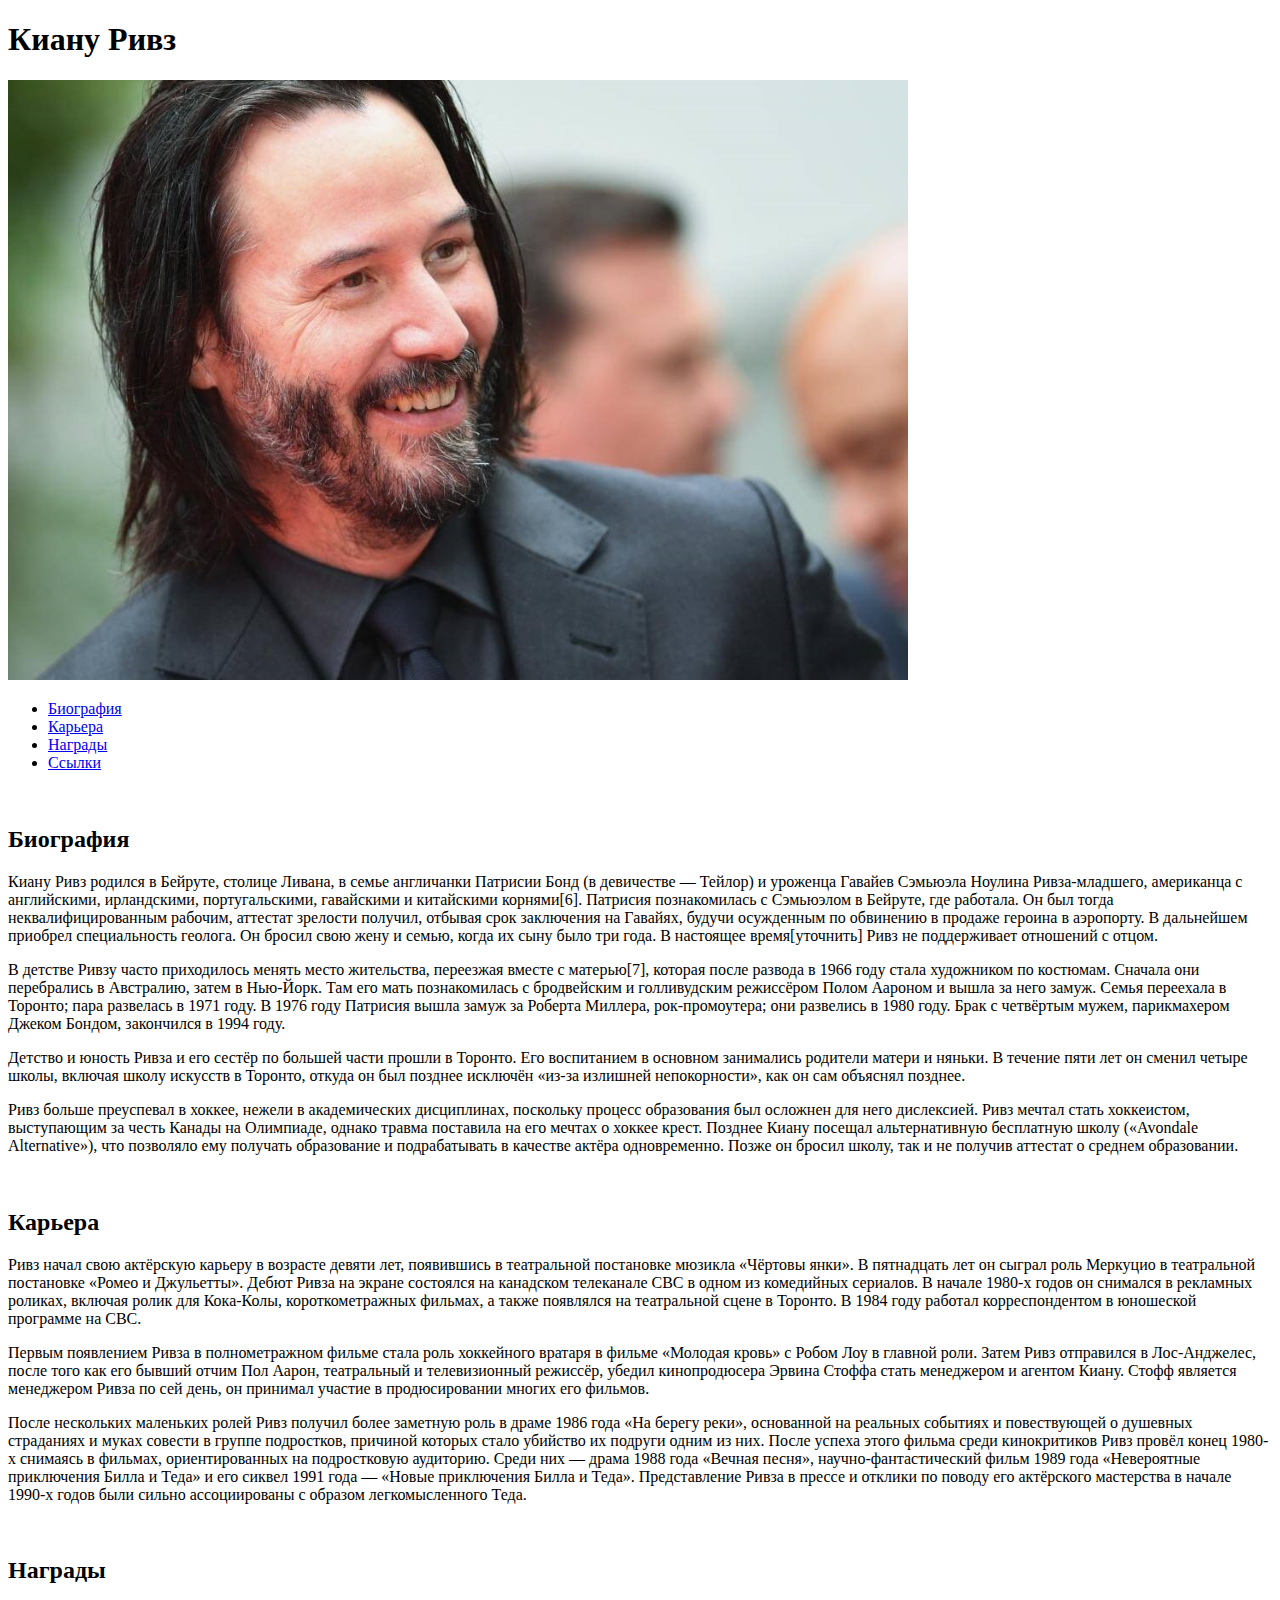
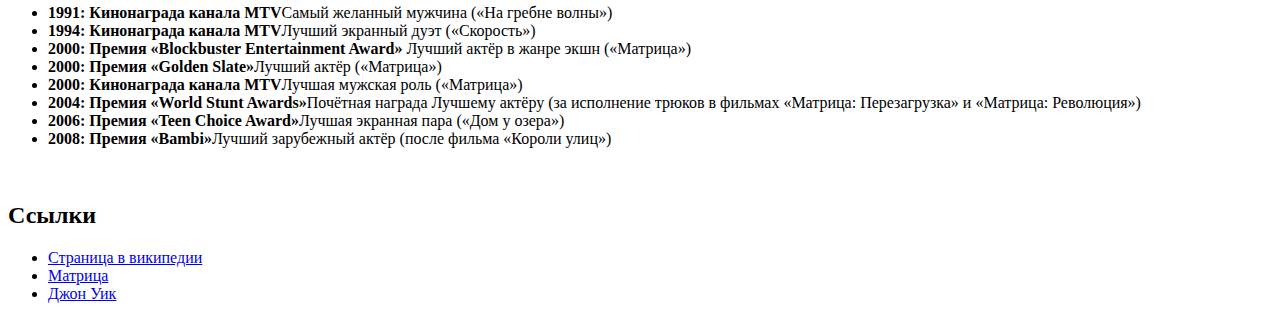
<file: index.html>
<!DOCTYPE html>
<html lang="en">

<head>
    <meta charset="UTF-8">
    <meta http-equiv="X-UA-Compatible" content="IE=edge">
    <meta name="viewport" content="width=device-width, initial-scale=1.0">
    <title>Favorite actor</title>
</head>

<body>
    <h1>Киану Ривз</h1>
    <img src="images/Keanu.jpeg" alt="Keanu Reeves" width="900" height="600"></br>
    <ul>
        <li><a href="#biography">Биография</a></li>
        <li><a href="#career">Карьера</a></li>
        <li><a href="#awards">Награды</a></li>
        <li><a href="#links">Ссылки</a></li>
    </ul></br>
    <h2><a name="biography">Биография</a></h2>
    <p>Киану Ривз родился в Бейруте, столице Ливана, в семье англичанки Патрисии Бонд (в девичестве — Тейлор) и уроженца
        Гавайев Сэмьюэла Ноулина Ривза-младшего, американца с английскими, ирландскими, португальскими, гавайскими и
        китайскими корнями[6]. Патрисия познакомилась с Сэмьюэлом в Бейруте, где работала. Он был тогда
        неквалифицированным рабочим, аттестат зрелости получил, отбывая срок заключения на Гавайях, будучи осужденным по
        обвинению в продаже героина в аэропорту. В дальнейшем приобрел специальность геолога. Он бросил свою жену и
        семью, когда их сыну было три года. В настоящее время[уточнить] Ривз не поддерживает отношений с отцом.</p>
    <p>В детстве Ривзу часто приходилось менять место жительства, переезжая вместе с матерью[7], которая после развода в
        1966 году стала художником по костюмам. Сначала они перебрались в Австралию, затем в Нью-Йорк. Там его мать
        познакомилась с бродвейским и голливудским режиссёром Полом Аароном и вышла за него замуж. Семья переехала в
        Торонто; пара развелась в 1971 году. В 1976 году Патрисия вышла замуж за Роберта Миллера, рок-промоутера; они
        развелись в 1980 году. Брак с четвёртым мужем, парикмахером Джеком Бондом, закончился в 1994 году.</p>
    <p>Детство и юность Ривза и его сестёр по большей части прошли в Торонто. Его воспитанием в основном занимались
        родители матери и няньки. В течение пяти лет он сменил четыре школы, включая школу искусств в Торонто, откуда он
        был позднее исключён «из-за излишней непокорности», как он сам объяснял позднее.</p>
    <p>Ривз больше преуспевал в хоккее, нежели в академических дисциплинах, поскольку процесс образования был осложнен
        для него дислексией. Ривз мечтал стать хоккеистом, выступающим за честь Канады на Олимпиаде, однако травма
        поставила на его мечтах о хоккее крест. Позднее Киану посещал альтернативную бесплатную школу («Avondale
        Alternative»), что позволяло ему получать образование и подрабатывать в качестве актёра одновременно. Позже он
        бросил школу, так и не получив аттестат о среднем образовании.</p></br>
    <h2><a name="career">Карьера</a></h2>
    <p>Ривз начал свою актёрскую карьеру в возрасте девяти лет, появившись в театральной постановке мюзикла «Чёртовы
        янки». В пятнадцать лет он сыграл роль Меркуцио в театральной постановке «Ромео и Джульетты». Дебют Ривза на
        экране состоялся на канадском телеканале CBC в одном из комедийных сериалов. В начале 1980-х годов он снимался в
        рекламных роликах, включая ролик для Кока-Колы, короткометражных фильмах, а также появлялся на театральной сцене
        в Торонто. В 1984 году работал корреспондентом в юношеской программе на CBC.</p>
    <p>Первым появлением Ривза в полнометражном фильме стала роль хоккейного вратаря в фильме «Молодая кровь» с Робом
        Лоу в главной роли. Затем Ривз отправился в Лос-Анджелес, после того как его бывший отчим Пол Аарон, театральный
        и телевизионный режиссёр, убедил кинопродюсера Эрвина Стоффа стать менеджером и агентом Киану. Стофф является
        менеджером Ривза по сей день, он принимал участие в продюсировании многих его фильмов.</p>
    <p>После нескольких маленьких ролей Ривз получил более заметную роль в драме 1986 года «На берегу реки», основанной
        на реальных событиях и повествующей о душевных страданиях и муках совести в группе подростков, причиной которых
        стало убийство их подруги одним из них. После успеха этого фильма среди кинокритиков Ривз провёл конец 1980-х
        снимаясь в фильмах, ориентированных на подростковую аудиторию. Среди них — драма 1988 года «Вечная песня»,
        научно-фантастический фильм 1989 года «Невероятные приключения Билла и Теда» и его сиквел 1991 года — «Новые
        приключения Билла и Теда». Представление Ривза в прессе и отклики по поводу его актёрского мастерства в начале
        1990-х годов были сильно ассоциированы с образом легкомысленного Теда.</p></br>
    <h2><a name="awards">Награды</a></h2>
    <ul>
        <li><strong>1991: Кинонаграда канала MTV</strong>Самый желанный мужчина («На гребне волны»)</li>
        <li><strong>1994: Кинонаграда канала MTV</strong>Лучший экранный дуэт («Скорость»)</li>
        <li><strong>2000: Премия «Blockbuster Entertainment Award»</strong> Лучший актёр в жанре экшн («Матрица»)</li>
        <li><strong>2000: Премия «Golden Slate»</strong>Лучший актёр («Матрица»)</li>
        <li><strong>2000: Кинонаграда канала MTV</strong>Лучшая мужская роль («Матрица»)</li>
        <li><strong>2004: Премия «World Stunt Awards»</strong>Почётная награда Лучшему актёру (за исполнение трюков в
            фильмах «Матрица: Перезагрузка» и «Матрица: Революция»)</li>
        <li><strong>2006: Премия «Teen Choice Award»</strong>Лучшая экранная пара («Дом у озера»)</li>
        <li><strong>2008: Премия «Bambi»</strong>Лучший зарубежный актёр (после фильма «Короли улиц»)</li>
    </ul></br>
    <h2><a name="links">Ссылки</a></h2>
    <ul>
        <li><a href="https://ru.wikipedia.org/wiki/%D0%A0%D0%B8%D0%B2%D0%B7,_%D0%9A%D0%B8%D0%B0%D0%BD%D1%83"
                target="_blank">Страница в википедии</a></li>
        <li><a href="https://ru.wikipedia.org/wiki/%D0%9C%D0%B0%D1%82%D1%80%D0%B8%D1%86%D0%B0_(%D1%84%D0%B8%D0%BB%D1%8C%D0%BC)"
                target="_blank">Матрица</a></li>
        <li><a href="https://ru.wikipedia.org/wiki/%D0%94%D0%B6%D0%BE%D0%BD_%D0%A3%D0%B8%D0%BA" target="_blank">Джон
                Уик</a></li>
    </ul>
</body>

</html>
</file>
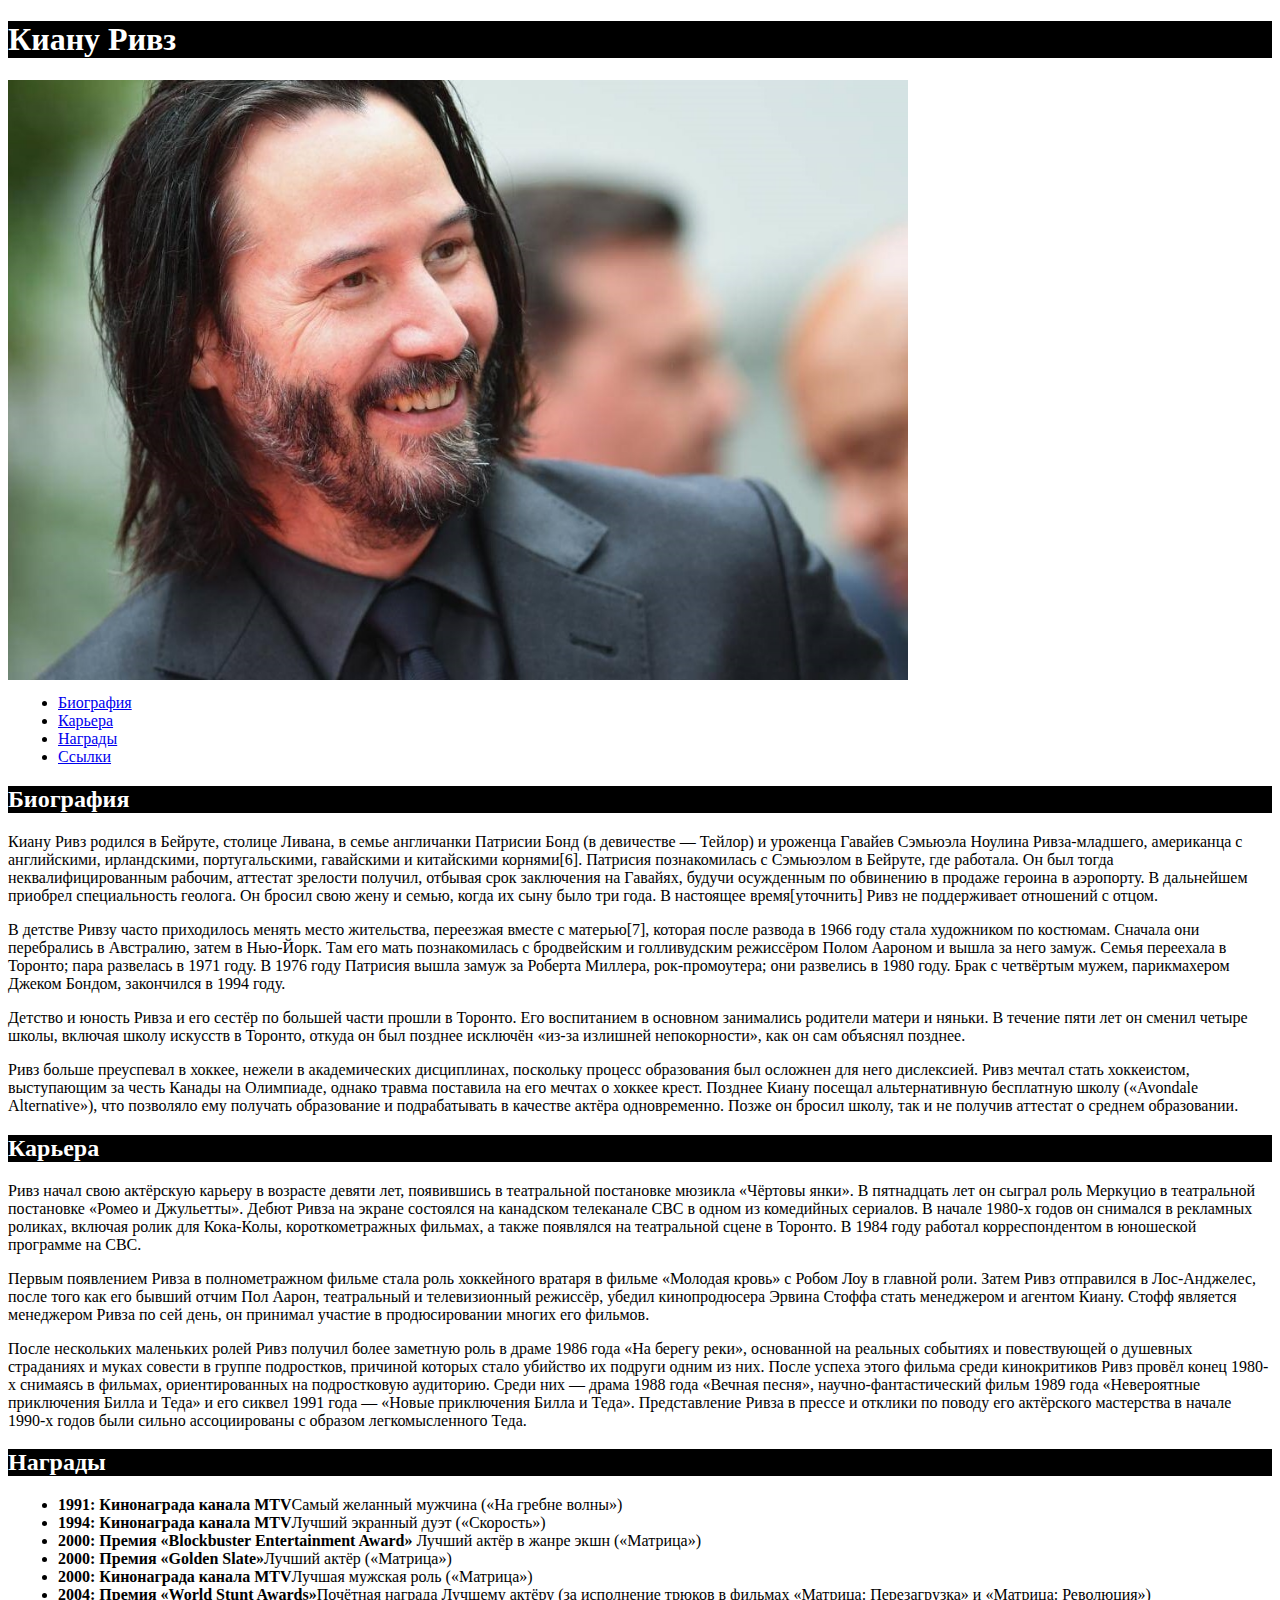
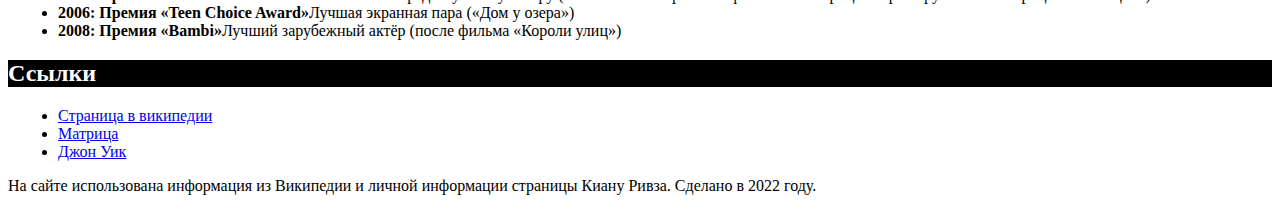
<file: 2_project/index.html>
<!DOCTYPE html>
<html lang="en">

<head>
    <meta charset="UTF-8">
    <meta http-equiv="X-UA-Compatible" content="IE=edge">
    <meta name="viewport" content="width=device-width, initial-scale=1.0">
    <title>Favorite actor</title>
    <link rel="stylesheet" href="styles.css" />
</head>

<body>
    <h1>Киану Ривз</h1>
    <img src="images/Keanu.jpeg" alt="Keanu Reeves" width="900" height="600">
    <ul>
        <li><a href="#biography">Биография</a></li>
        <li><a href="#career">Карьера</a></li>
        <li><a href="#awards">Награды</a></li>
        <li><a href="#links">Ссылки</a></li>
    </ul>
    <h2><a name="biography">Биография</a></h2>
    <p>Киану Ривз родился в Бейруте, столице Ливана, в семье англичанки Патрисии Бонд (в девичестве — Тейлор) и уроженца
        Гавайев Сэмьюэла Ноулина Ривза-младшего, американца с английскими, ирландскими, португальскими, гавайскими и
        китайскими корнями[6]. Патрисия познакомилась с Сэмьюэлом в Бейруте, где работала. Он был тогда
        неквалифицированным рабочим, аттестат зрелости получил, отбывая срок заключения на Гавайях, будучи осужденным по
        обвинению в продаже героина в аэропорту. В дальнейшем приобрел специальность геолога. Он бросил свою жену и
        семью, когда их сыну было три года. В настоящее время[уточнить] Ривз не поддерживает отношений с отцом.</p>
    <p>В детстве Ривзу часто приходилось менять место жительства, переезжая вместе с матерью[7], которая после развода в
        1966 году стала художником по костюмам. Сначала они перебрались в Австралию, затем в Нью-Йорк. Там его мать
        познакомилась с бродвейским и голливудским режиссёром Полом Аароном и вышла за него замуж. Семья переехала в
        Торонто; пара развелась в 1971 году. В 1976 году Патрисия вышла замуж за Роберта Миллера, рок-промоутера; они
        развелись в 1980 году. Брак с четвёртым мужем, парикмахером Джеком Бондом, закончился в 1994 году.</p>
    <p>Детство и юность Ривза и его сестёр по большей части прошли в Торонто. Его воспитанием в основном занимались
        родители матери и няньки. В течение пяти лет он сменил четыре школы, включая школу искусств в Торонто, откуда он
        был позднее исключён «из-за излишней непокорности», как он сам объяснял позднее.</p>
    <p>Ривз больше преуспевал в хоккее, нежели в академических дисциплинах, поскольку процесс образования был осложнен
        для него дислексией. Ривз мечтал стать хоккеистом, выступающим за честь Канады на Олимпиаде, однако травма
        поставила на его мечтах о хоккее крест. Позднее Киану посещал альтернативную бесплатную школу («Avondale
        Alternative»), что позволяло ему получать образование и подрабатывать в качестве актёра одновременно. Позже он
        бросил школу, так и не получив аттестат о среднем образовании.</p>
    <h2><a name="career">Карьера</a></h2>
    <p>Ривз начал свою актёрскую карьеру в возрасте девяти лет, появившись в театральной постановке мюзикла «Чёртовы
        янки». В пятнадцать лет он сыграл роль Меркуцио в театральной постановке «Ромео и Джульетты». Дебют Ривза на
        экране состоялся на канадском телеканале CBC в одном из комедийных сериалов. В начале 1980-х годов он снимался в
        рекламных роликах, включая ролик для Кока-Колы, короткометражных фильмах, а также появлялся на театральной сцене
        в Торонто. В 1984 году работал корреспондентом в юношеской программе на CBC.</p>
    <p>Первым появлением Ривза в полнометражном фильме стала роль хоккейного вратаря в фильме «Молодая кровь» с Робом
        Лоу в главной роли. Затем Ривз отправился в Лос-Анджелес, после того как его бывший отчим Пол Аарон, театральный
        и телевизионный режиссёр, убедил кинопродюсера Эрвина Стоффа стать менеджером и агентом Киану. Стофф является
        менеджером Ривза по сей день, он принимал участие в продюсировании многих его фильмов.</p>
    <p>После нескольких маленьких ролей Ривз получил более заметную роль в драме 1986 года «На берегу реки», основанной
        на реальных событиях и повествующей о душевных страданиях и муках совести в группе подростков, причиной которых
        стало убийство их подруги одним из них. После успеха этого фильма среди кинокритиков Ривз провёл конец 1980-х
        снимаясь в фильмах, ориентированных на подростковую аудиторию. Среди них — драма 1988 года «Вечная песня»,
        научно-фантастический фильм 1989 года «Невероятные приключения Билла и Теда» и его сиквел 1991 года — «Новые
        приключения Билла и Теда». Представление Ривза в прессе и отклики по поводу его актёрского мастерства в начале
        1990-х годов были сильно ассоциированы с образом легкомысленного Теда.</p>
    <h2><a name="awards">Награды</a></h2>
    <ul>
        <li><strong>1991: Кинонаграда канала MTV</strong>Самый желанный мужчина («На гребне волны»)</li>
        <li><strong>1994: Кинонаграда канала MTV</strong>Лучший экранный дуэт («Скорость»)</li>
        <li><strong>2000: Премия «Blockbuster Entertainment Award»</strong> Лучший актёр в жанре экшн («Матрица»)</li>
        <li><strong>2000: Премия «Golden Slate»</strong>Лучший актёр («Матрица»)</li>
        <li><strong>2000: Кинонаграда канала MTV</strong>Лучшая мужская роль («Матрица»)</li>
        <li><strong>2004: Премия «World Stunt Awards»</strong>Почётная награда Лучшему актёру (за исполнение трюков в
            фильмах «Матрица: Перезагрузка» и «Матрица: Революция»)</li>
        <li><strong>2006: Премия «Teen Choice Award»</strong>Лучшая экранная пара («Дом у озера»)</li>
        <li><strong>2008: Премия «Bambi»</strong>Лучший зарубежный актёр (после фильма «Короли улиц»)</li>
    </ul>
    <h2><a name="links">Ссылки</a></h2>
    <ul>
        <li><a href="https://ru.wikipedia.org/wiki/%D0%A0%D0%B8%D0%B2%D0%B7,_%D0%9A%D0%B8%D0%B0%D0%BD%D1%83"
                target="_blank">Страница в википедии</a></li>
        <li><a href="https://ru.wikipedia.org/wiki/%D0%9C%D0%B0%D1%82%D1%80%D0%B8%D1%86%D0%B0_(%D1%84%D0%B8%D0%BB%D1%8C%D0%BC)"
                target="_blank">Матрица</a></li>
        <li><a href="https://ru.wikipedia.org/wiki/%D0%94%D0%B6%D0%BE%D0%BD_%D0%A3%D0%B8%D0%BA" target="_blank">Джон
                Уик</a></li>
    </ul>
    <p>На сайте использована информация из Википедии и личной информации страницы Киану Ривза. Сделано в 2022 году.</p>
</body>

</html>
</file>
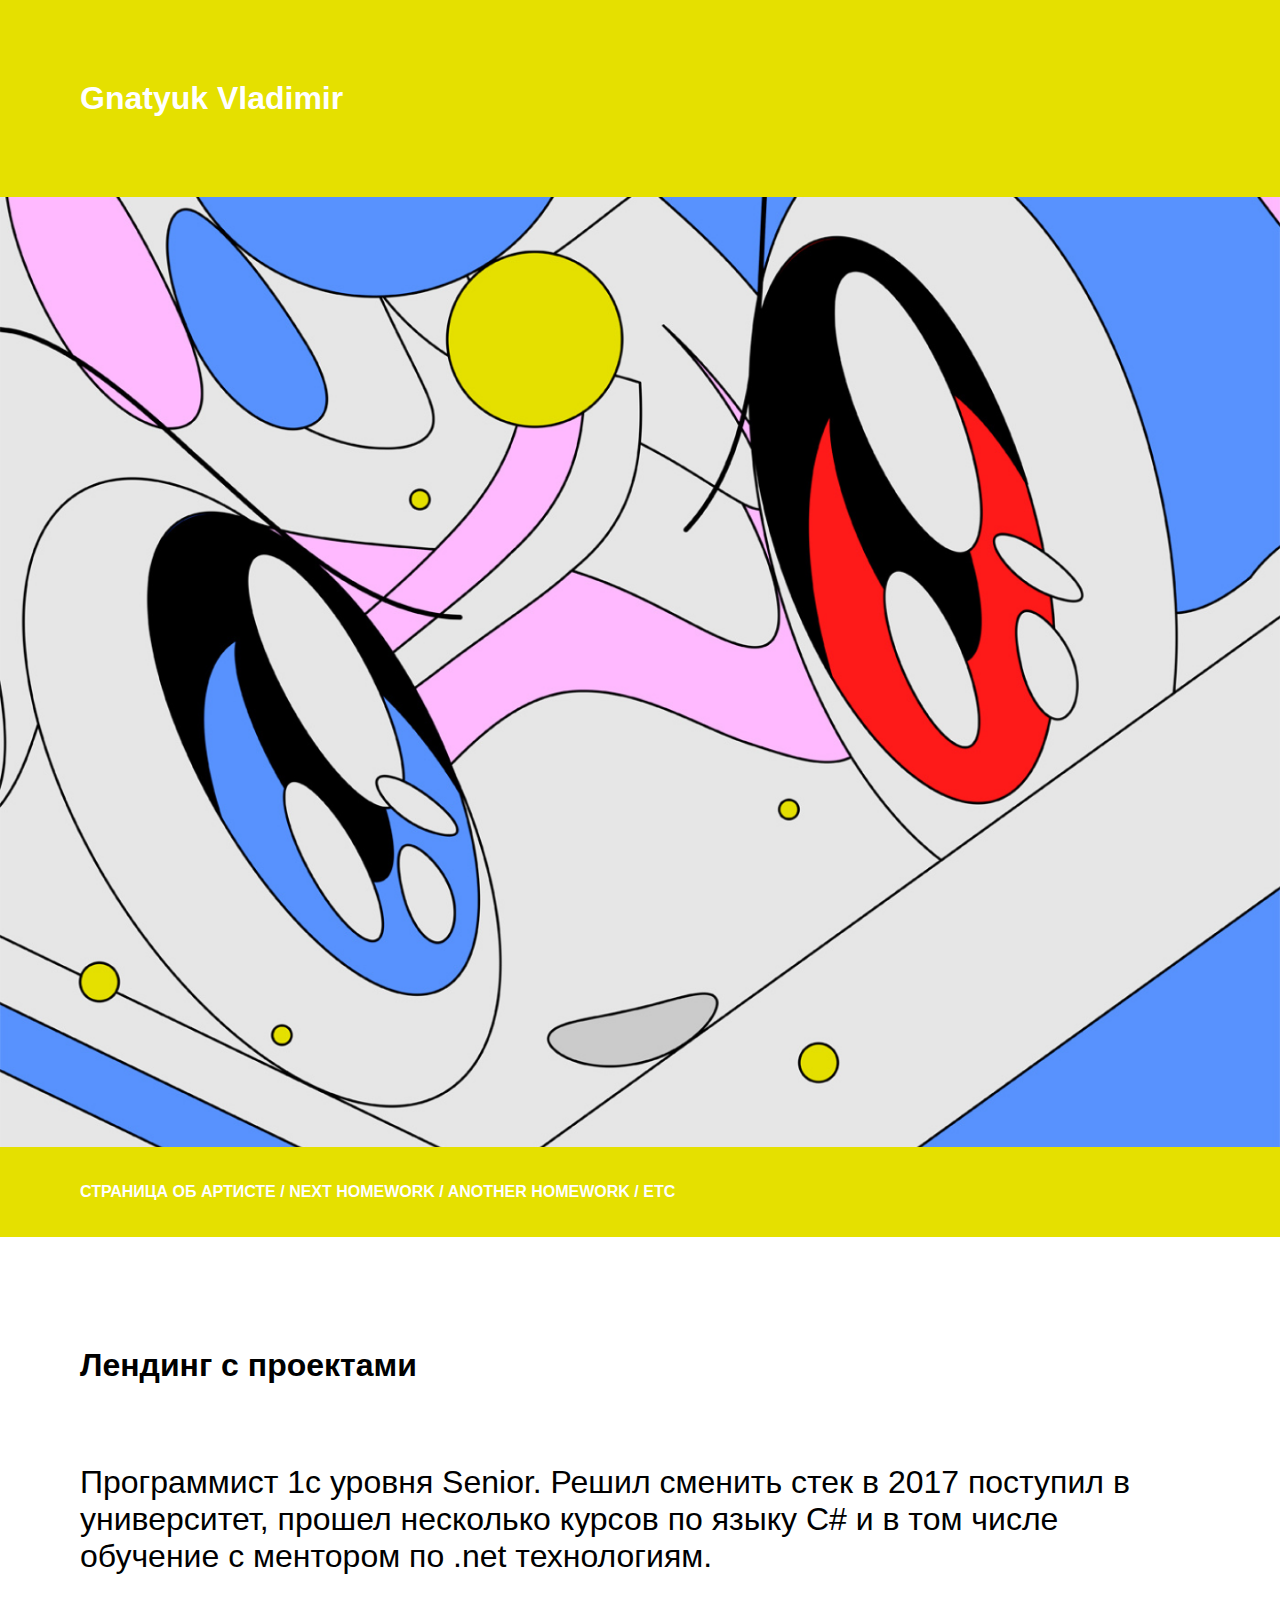
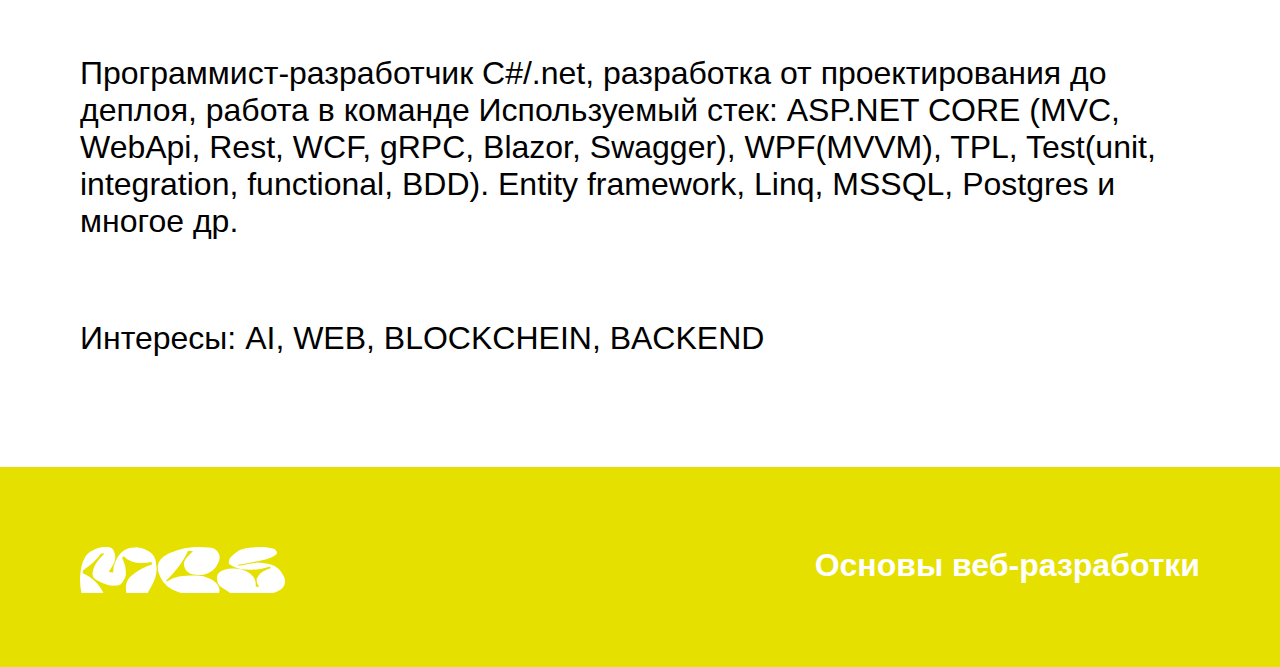
<file: 3_project/index.html>
<!DOCTYPE html>
<html lang="en">

<head>
    <meta charset="UTF-8" />
    <title>Веб-страница</title>
    <link rel="stylesheet" href="styles.css" />
</head>

<body>
    <div class="menu">
        <div class="name">
            <h1>Gnatyuk Vladimir</h1>
        </div>
    </div>
    <div class="header-img">
    </div>
    <div class="links">
        <h4><a href="https://github.com/VAGNAT/HTML-CSS-MSC/tree/main/2_project">СТРАНИЦА ОБ АРТИСТЕ</a> /
            <a href="#">NEXT HOMEWORK</a> /
            <a href="#">ANOTHER HOMEWORK</a> /
            <a href="#">ETC</a>
        </h4>
    </div>
    <div class="body-container">
        <div class="body-item">
            <h1>Лендинг с проектами</h1>
            <p>Программист 1с уровня Senior. Решил сменить стек в 2017 поступил в университет, прошел несколько курсов
                по языку C# и в том числе обучение с ментором по .net технологиям. <a
                    href="https://github.com/VAGNAT">Проекты </a></p>
            <p>Программист-разработчик C#/.net,
                разработка от проектирования до деплоя, работа в команде
                Используемый стек: ASP.NET CORE (MVC, WebApi, Rest, WCF, gRPC, Blazor, Swagger), WPF(MVVM), TPL,
                Test(unit, integration, functional, BDD). Entity framework, Linq, MSSQL, Postgres и многое др.</p>
            <p>Интересы: AI, WEB, BLOCKCHEIN, BACKEND</p>
        </div>
    </div>
    <div class="footer">
        <div class="logo">
            <svg width="205" height="46" viewBox="0 0 205 46" fill="none" xmlns="http://www.w3.org/2000/svg">
                <path
                    d="M23.3811 46C19.7114 37.799 13.1525 30.9124 2.54549 25.9092C2.76203 25.0167 2.94866 24.189 3.17241 23.3665C3.21674 23.2022 3.35698 23.0267 3.52814 22.904C5.51303 21.4699 7.57422 20.0814 9.49414 18.6098C13.8815 15.2466 17.2656 11.4412 20.2115 7.4472C20.9003 6.51411 23.0574 6.24939 24.4318 6.85996C23.8905 7.35186 23.3193 7.83058 22.8109 8.3387C17.3605 13.7861 13.2907 19.5956 12.5658 26.2571C12.239 29.2622 13.7598 31.742 17.4718 33.5331C19.1165 34.3262 20.7745 35.1082 22.4439 35.877C26.4642 37.729 30.7195 38.9998 35.7988 38.6114C38.2002 38.4278 40.4831 37.9501 41.4833 36.5139C43.1723 34.0859 44.8715 31.5655 45.6036 28.962C46.2666 26.6039 45.75 24.0785 45.5624 21.6332C45.3139 18.3826 44.2601 15.2233 42.6175 12.1613C41.9937 10.999 42.1845 10.2556 43.7528 9.26368C50.5952 16.271 60.3526 17.1706 71.535 15.0874C71.6876 15.8298 71.8681 16.5357 71.9495 17.2456C71.967 17.3978 71.6804 17.6483 71.4443 17.7203C64.41 19.8654 58.3502 22.8462 53.6648 27.0147C52.0903 28.4153 50.2013 29.7095 49.0197 31.2471C46.2955 34.7958 45.6387 38.6692 45.9614 42.6236C46.0532 43.7403 46.2233 44.8549 46.3697 45.999H67.6147C69.3924 42.8397 71.3443 39.7402 72.8249 36.5423C75.1253 31.5736 76.9164 26.5066 76.6225 21.2397C76.5008 19.0672 76.1451 16.8988 75.8255 14.7334C75.0191 9.25556 71.5917 4.80108 64.3038 1.99776C62.3674 1.25331 60.1784 0.632606 57.9996 0.398319C56.0797 0.191417 53.9938 0.532197 52.0171 0.765469C50.3983 0.956144 48.7062 1.18232 47.2668 1.67929C44.2982 2.70467 42.5299 4.57896 40.6935 6.37009C37.1361 9.83773 35.8029 13.9028 34.2243 17.8532C33.3221 20.1098 33.5097 22.5612 33.1416 24.9203C33.1055 25.1546 32.5395 25.5704 32.359 25.54C31.1897 25.3371 30.0586 25.0339 28.8522 24.7489C28.9986 24.472 29.1017 24.2448 29.2347 24.0268C30.5267 21.8999 31.86 19.7832 33.1117 17.6453C35.8225 13.0133 35.8308 8.29611 33.618 3.6124C33.0643 2.44097 31.8641 0.958173 30.3844 0.541325C28.2346 -0.0641682 25.5238 -0.076339 23.1203 0.0950654C19.1175 0.380063 15.8097 2.01905 12.5957 3.45926C8.99199 5.07391 6.63797 7.55268 5.0779 10.2951C1.79794 16.06 0.728676 22.0926 0.191467 28.2054C-0.330274 34.1457 0.250241 40.0343 1.49582 46H23.3811Z"
                    fill="white" />
                <path
                    d="M96.3374 44.218C97.9872 44.861 99.5668 45.5477 101.358 46H139.141C139.294 44.7981 139.623 43.6328 139.442 42.5151C138.694 37.9075 135.643 34.0473 129.248 31.454C126.791 30.458 124.254 29.1882 121.44 28.9143C116.628 28.4478 111.573 28.5431 106.61 28.6334C101.35 28.7287 96.3807 29.7146 92.0676 31.7623C90.4168 32.5463 88.9279 33.456 87.2874 34.3506C86.7842 34.1153 86.2624 33.8729 86.0108 33.7542C95.5816 24.2002 103.282 14.3287 108.092 3.62866C109.665 3.84469 111.311 4.07086 113.005 4.30413C111.702 5.5425 110.524 6.63381 109.393 7.74135C106.017 11.0487 103.204 14.4363 104.037 18.3877C105.057 23.2296 108.328 27.2257 116.374 27.7967C118.579 27.9529 121.085 28.2946 123.049 27.8362C129.469 26.3372 133.489 23.3107 136.122 19.5297C139.347 14.8967 141.037 10.2617 138.173 5.53845C136.59 2.92986 134.254 0.741156 129.033 0.489628C124.821 0.285769 120.604 -0.0763103 116.376 0.01497C105.396 0.250271 95.7703 3.03534 87.3379 7.34276C81.9874 10.0771 78.8054 13.6583 77.997 17.8613C77.3474 21.2387 78.1662 24.4862 79.3798 27.6881C81.9256 34.4023 86.4614 40.371 96.3374 44.218Z"
                    fill="white" />
                <path
                    d="M149.124 45.2596C149.603 45.5761 150.104 45.8174 150.628 46H192.69C198.327 44.7829 203.031 41.7778 204.335 38.0769C205.395 35.0656 205.179 32.1092 203.751 29.1862C200.599 22.7357 195.964 17.1635 183.847 16.1473C181.4 15.9424 178.805 15.3207 176.531 15.631C171.166 16.3623 165.964 17.5621 160.67 18.5155C159.702 18.6899 158.61 18.5936 157.576 18.622C157.555 18.4658 157.536 18.3086 157.515 18.1514C157.865 18.056 158.203 17.9404 158.564 17.8684C166.765 16.2223 174.981 14.6026 183.17 12.9312C187.796 11.9869 192.049 10.5721 195.288 8.24036C196.239 7.55576 197.029 6.47764 196.958 5.61149C196.869 4.52525 195.827 3.4664 195.16 2.40552C195.051 2.23209 194.796 2.03939 194.532 1.96738C187.119 -0.0620897 179.407 -0.534719 171.583 0.611356C166.553 1.34971 161.155 1.74526 157.535 4.56481C156.43 5.42487 155.176 6.2109 154.129 7.0953C151.58 9.2485 149.202 11.4879 148.836 14.2598C148.702 15.272 148.517 16.7102 149.421 17.2741C153.721 19.9537 158.431 22.3513 164.906 22.5775C166.157 22.6211 167.411 22.6089 168.664 22.6251C173.771 22.6911 178.881 22.7793 183.669 21.3462C185.62 20.762 187.586 20.1991 189.62 19.6048C190.083 20.0439 190.55 20.4861 191.098 21.0054C185.265 22.6201 180.976 25.1871 178.364 28.7338C175.639 32.4337 176.305 36.1174 179.453 39.7503C178.142 39.7382 177.075 39.727 176.009 39.7169C175.94 39.586 175.873 39.5059 175.859 39.4217C175.832 39.2655 175.832 39.1063 175.828 38.9481C175.717 35.7015 175.476 32.4915 173.09 29.4823C170.541 26.2682 166.75 23.97 161.522 22.5653C155.695 20.9993 149.805 20.9719 144.3 22.8574C139.744 24.4193 137.123 27.0208 137.069 30.4519C137.018 33.7826 137.295 37.1144 140.785 39.8142C143.306 41.7615 146.357 43.435 149.124 45.2596Z"
                    fill="white" />
            </svg>
        </div>
        <div class="footer-item">
            <h1>Основы веб-разработки</h1>
        </div>
    </div>
</body>

</html>
</file>
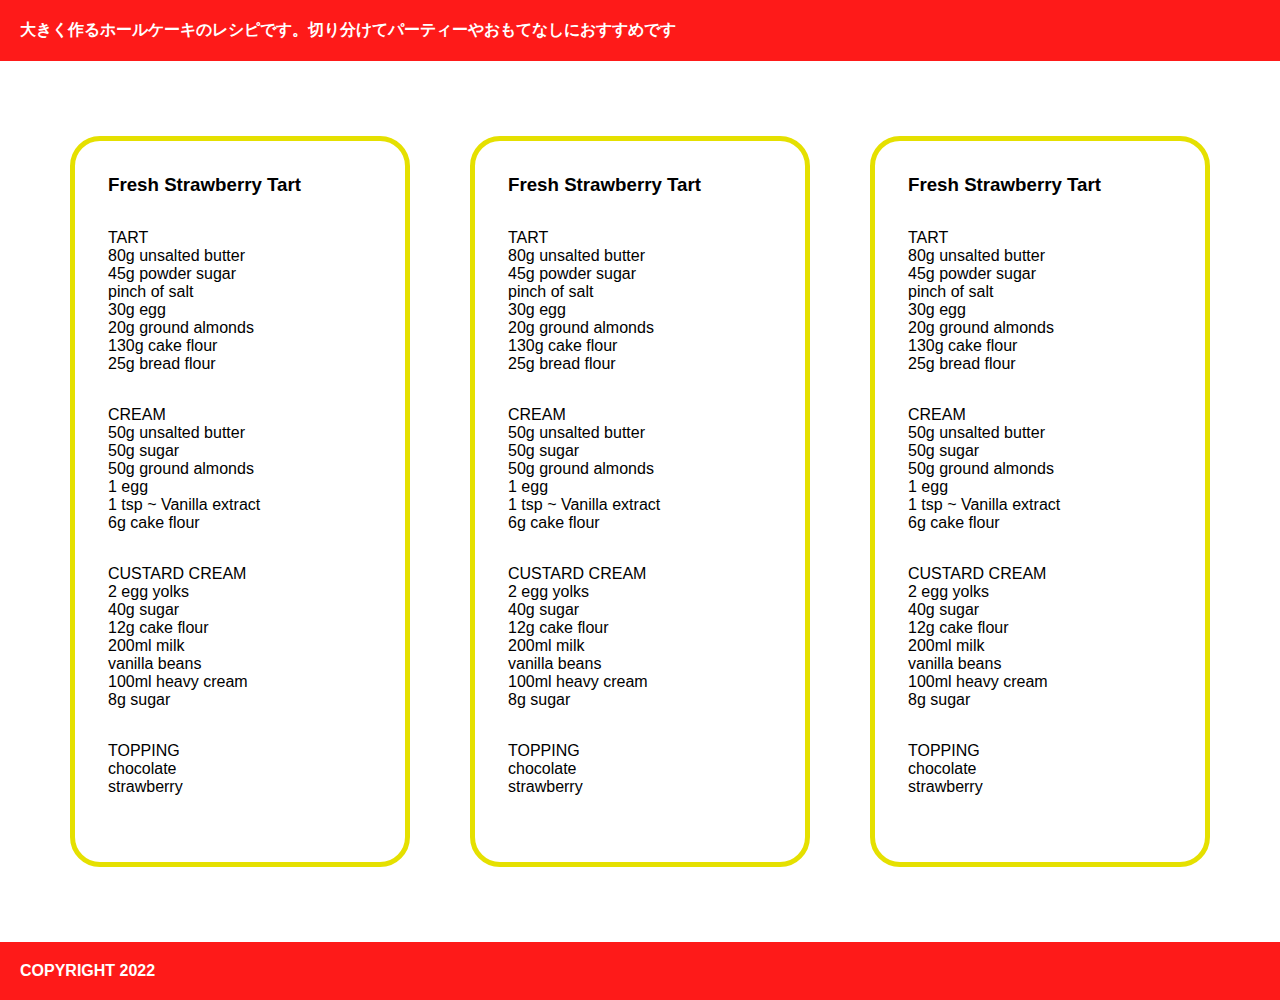
<file: 4_project/index.html>
<!DOCTYPE html>
<html lang="en">

<head>
    <meta charset="UTF-8" />
    <title>Веб-страница</title>
    <link rel="stylesheet" href="styles.css" />
</head>

<body>
    <div class="header">
        <div class="label">
            <h4>大きく作るホールケーキのレシピです。切り分けてパーティーやおもてなしにおすすめです</h4>
        </div>
    </div>
    <div class="body-container">
        <div class="body-item">
            <h3>Fresh Strawberry Tart</h3>
            <p>TART<br>
                80g unsalted butter<br>
                45g powder sugar<br>
                pinch of salt<br>
                30g egg<br>
                20g ground almonds<br>
                130g cake flour<br>
                25g bread flour</p>
            <p> CREAM<br>
                50g unsalted butter<br>
                50g sugar<br>
                50g ground almonds<br>
                1 egg<br>
                1 tsp ~ Vanilla extract<br>
                6g cake flour</p>
            <p>CUSTARD CREAM<br>
                2 egg yolks<br>
                40g sugar<br>
                12g cake flour<br>
                200ml milk<br>
                vanilla beans<br>
                100ml heavy cream<br>
                8g sugar</p>
            <p>TOPPING<br>
                chocolate<br>
                strawberry</p>
        </div>
        <div class="body-item">
            <h3>Fresh Strawberry Tart</h3>
            <p>TART<br>
                80g unsalted butter<br>
                45g powder sugar<br>
                pinch of salt<br>
                30g egg<br>
                20g ground almonds<br>
                130g cake flour<br>
                25g bread flour</p>
            <p> CREAM<br>
                50g unsalted butter<br>
                50g sugar<br>
                50g ground almonds<br>
                1 egg<br>
                1 tsp ~ Vanilla extract<br>
                6g cake flour</p>
            <p>CUSTARD CREAM<br>
                2 egg yolks<br>
                40g sugar<br>
                12g cake flour<br>
                200ml milk<br>
                vanilla beans<br>
                100ml heavy cream<br>
                8g sugar</p>
            <p>TOPPING<br>
                chocolate<br>
                strawberry</p>
        </div><div class="body-item">
            <h3>Fresh Strawberry Tart</h3>
            <p>TART<br>
                80g unsalted butter<br>
                45g powder sugar<br>
                pinch of salt<br>
                30g egg<br>
                20g ground almonds<br>
                130g cake flour<br>
                25g bread flour</p>
            <p> CREAM<br>
                50g unsalted butter<br>
                50g sugar<br>
                50g ground almonds<br>
                1 egg<br>
                1 tsp ~ Vanilla extract<br>
                6g cake flour</p>
            <p>CUSTARD CREAM<br>
                2 egg yolks<br>
                40g sugar<br>
                12g cake flour<br>
                200ml milk<br>
                vanilla beans<br>
                100ml heavy cream<br>
                8g sugar</p>
            <p>TOPPING<br>
                chocolate<br>
                strawberry</p>
        </div>
    </div>
    <div class="footer">
        <div class="footer-item">
            <h4>COPYRIGHT 2022</h4>
        </div>
    </div>
</body>

</html>
</file>
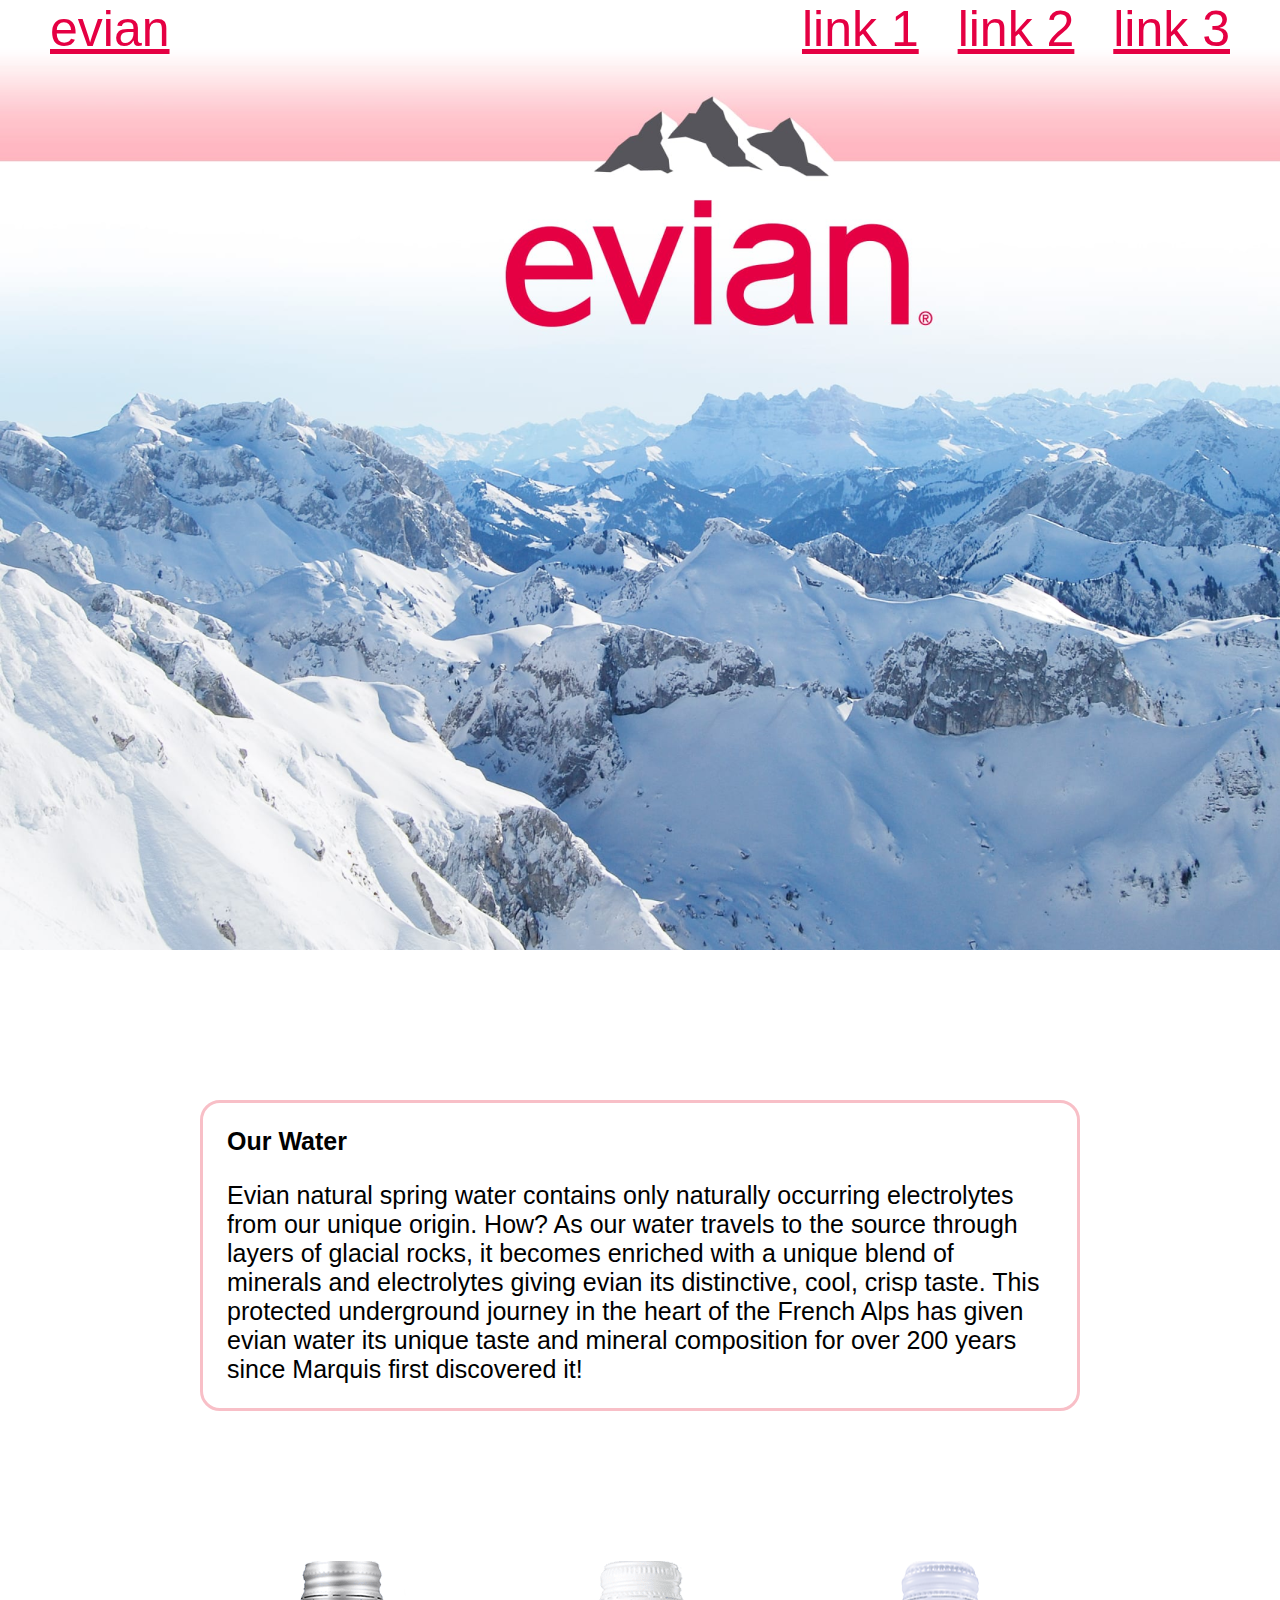
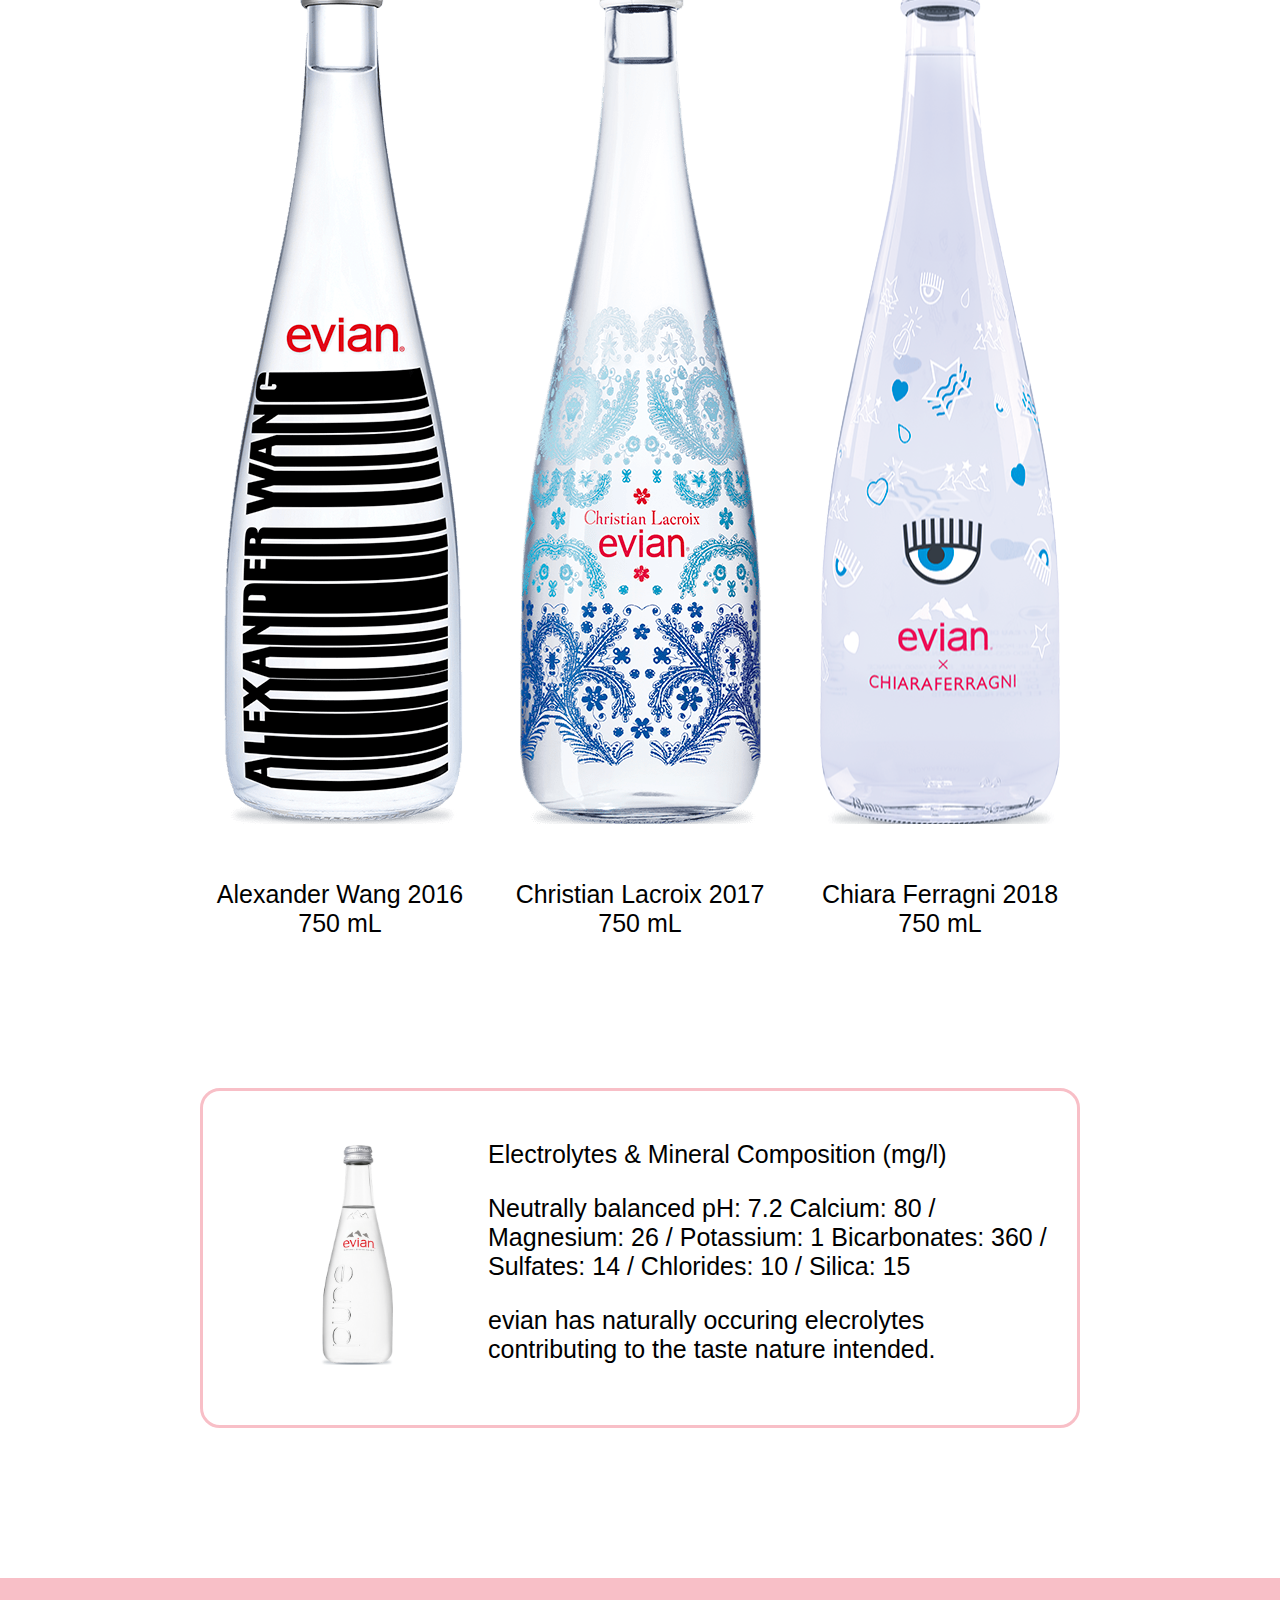
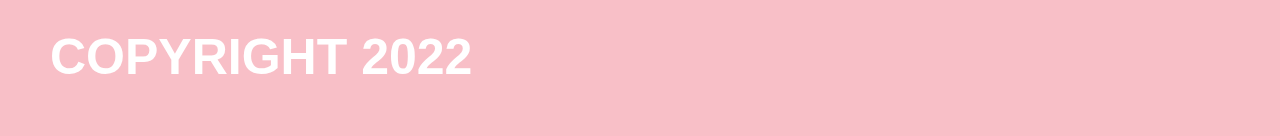
<file: 5_project/index.html>
<!DOCTYPE html>
<html lang="en">

<head>
	<meta charset="UTF-8">
	<meta http-equiv="X-UA-Compatible" content="IE=edge">
	<meta name="viewport" content="width=device-width, initial-scale=1.0">
	<title>Evian</title>
	<link rel="stylesheet" href="styles.css">
</head>

<body>
	<div class="hero">
		<div class="logo">
			<a href="#">evian</a>
		</div>
		<ul class="menu">
			<li><a href="#">link 1</a></li>
			<li><a href="#">link 2</a></li>
			<li><a href="#">link 3</a></li>
		</ul>
	</div>
	<div class="header-img"></div>
	<div class="body-container">
		<div class="body-border-block">
			<div class="border-block-item">
				<h4>Our Water</h4>
				<p>Evian natural spring water contains only naturally occurring electrolytes from our unique origin. How? As our
					water travels to the source through layers of glacial rocks, it becomes enriched with a unique blend of
					minerals
					and electrolytes giving evian its distinctive, cool, crisp taste. This protected underground journey in the
					heart of the French Alps has given evian water its unique taste and mineral composition for over 200 years
					since
					Marquis first discovered it!</p>
			</div>
		</div>
		<div class="goods">
			<div class="goods-item">
				<img src="images/good_1.svg" alt="">
				<p>Alexander Wang 2016 750 mL</p>
			</div>
			<div class="goods-item">
				<img src="images/good_2.svg" alt="">
				<p>Christian Lacroix 2017 750 mL</p>
			</div>
			<div class="goods-item">
				<img src="images/good_3.svg" alt="">
				<p>Chiara Ferragni 2018 750 mL</p>
			</div>
		</div>
		<div class="body-border-block">
			<div class="border-block-img">
				<img src="images/glass.svg" alt="">
			</div>
			<div class="border-block-item">
				<p>Electrolytes & Mineral Composition (mg/l)</p>
				<p>Neutrally balanced pH: 7.2 Calcium: 80 / Magnesium: 26 / Potassium: 1 Bicarbonates: 360 / Sulfates: 14 /
					Chlorides: 10 / Silica: 15</p>
				<p>evian has naturally occuring elecrolytes contributing to the taste nature intended.</p>
			</div>
		</div>
	</div>
	<div class="footer">
		<div class="footer-item">
			<h4>COPYRIGHT 2022</h4>
		</div>
	</div>
</body>

</html>
</file>
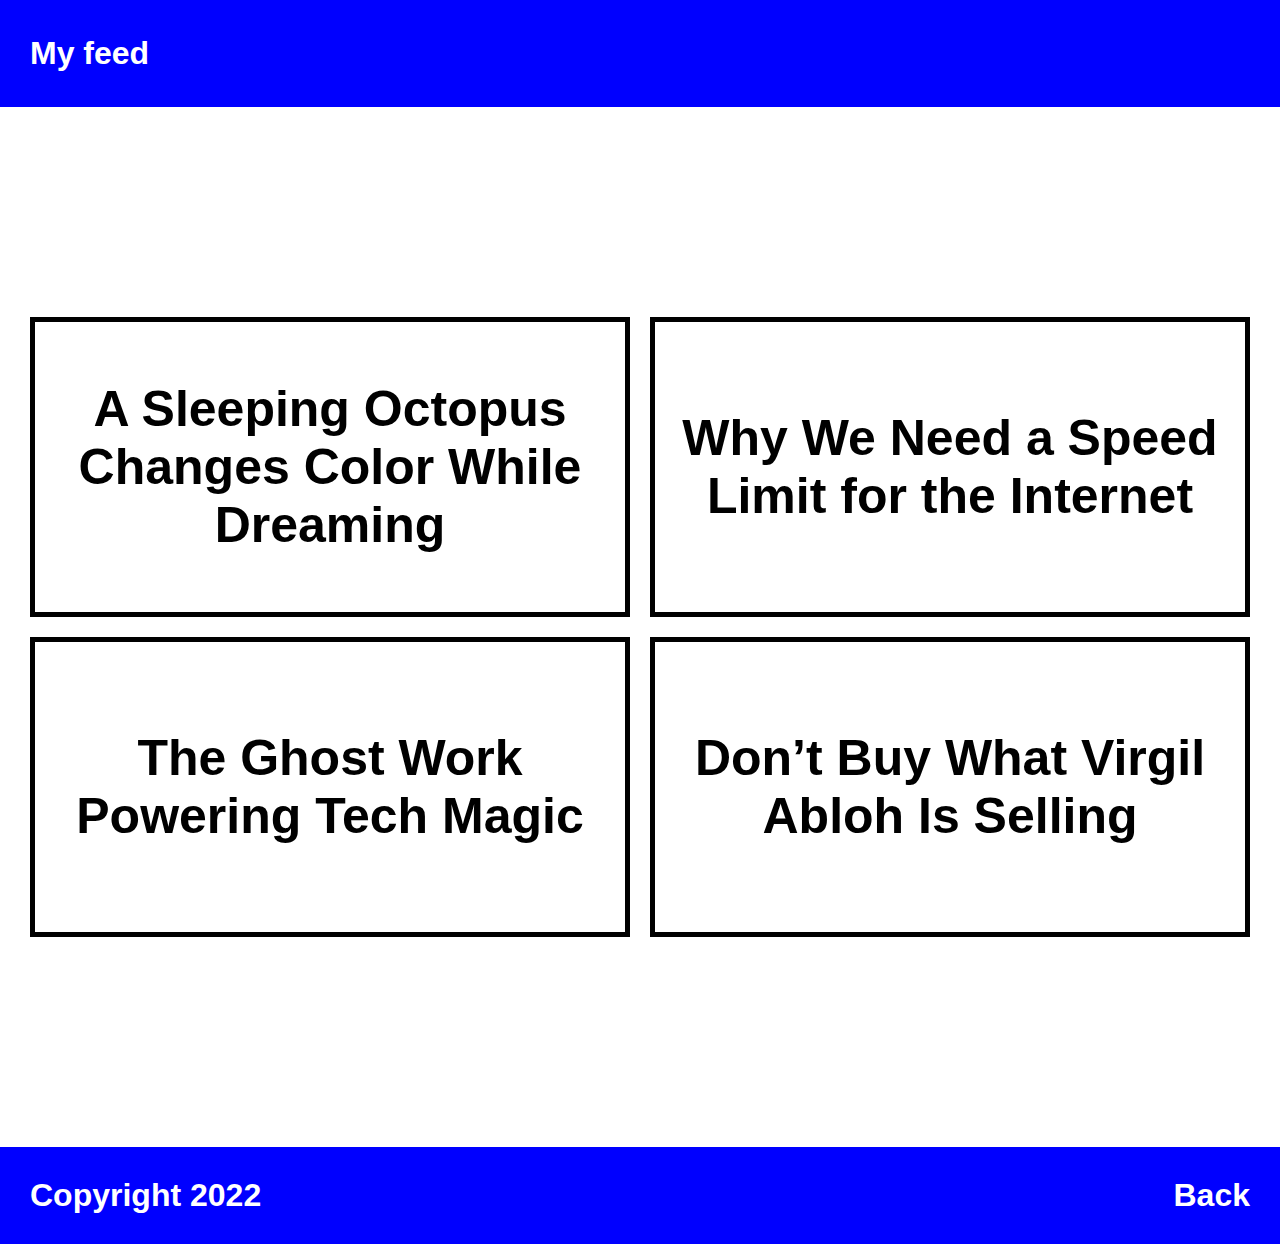
<file: 6_project/index.html>
<!DOCTYPE html>
<html lang="en">

<head>
	<meta charset="UTF-8">
	<meta http-equiv="X-UA-Compatible" content="IE=edge">
	<meta name="viewport" content="width=device-width, initial-scale=1.0, maximum-scale=1.0" />
	<title>Project_6</title>
	<link rel="stylesheet" href="styles.css">
</head>

<body>
	<div class="header">
		<div class="header-item">
			<h1>My feed</h1>
		</div>
	</div>
	<div class="body-container">
		<div class="body-item">
			<p>A Sleeping Octopus Changes Color While Dreaming</p>
		</div>
		<div class="body-item">
			<p>Why We Need a Speed Limit for the Internet</p>
		</div>
		<div class="body-item">
			<p>The Ghost Work Powering Tech Magic</p>
		</div>
		<div class="body-item">
			<p>Don’t Buy What Virgil Abloh Is Selling</p>
		</div>
	</div>
	<div class="footer">
		<div class="footer-item">
			<h1>Copyright 2022</h1>
		</div>
		<div class="footer-item">
			<h1>Back</h1>
		</div>
	</div>
</body>

</html>
</file>
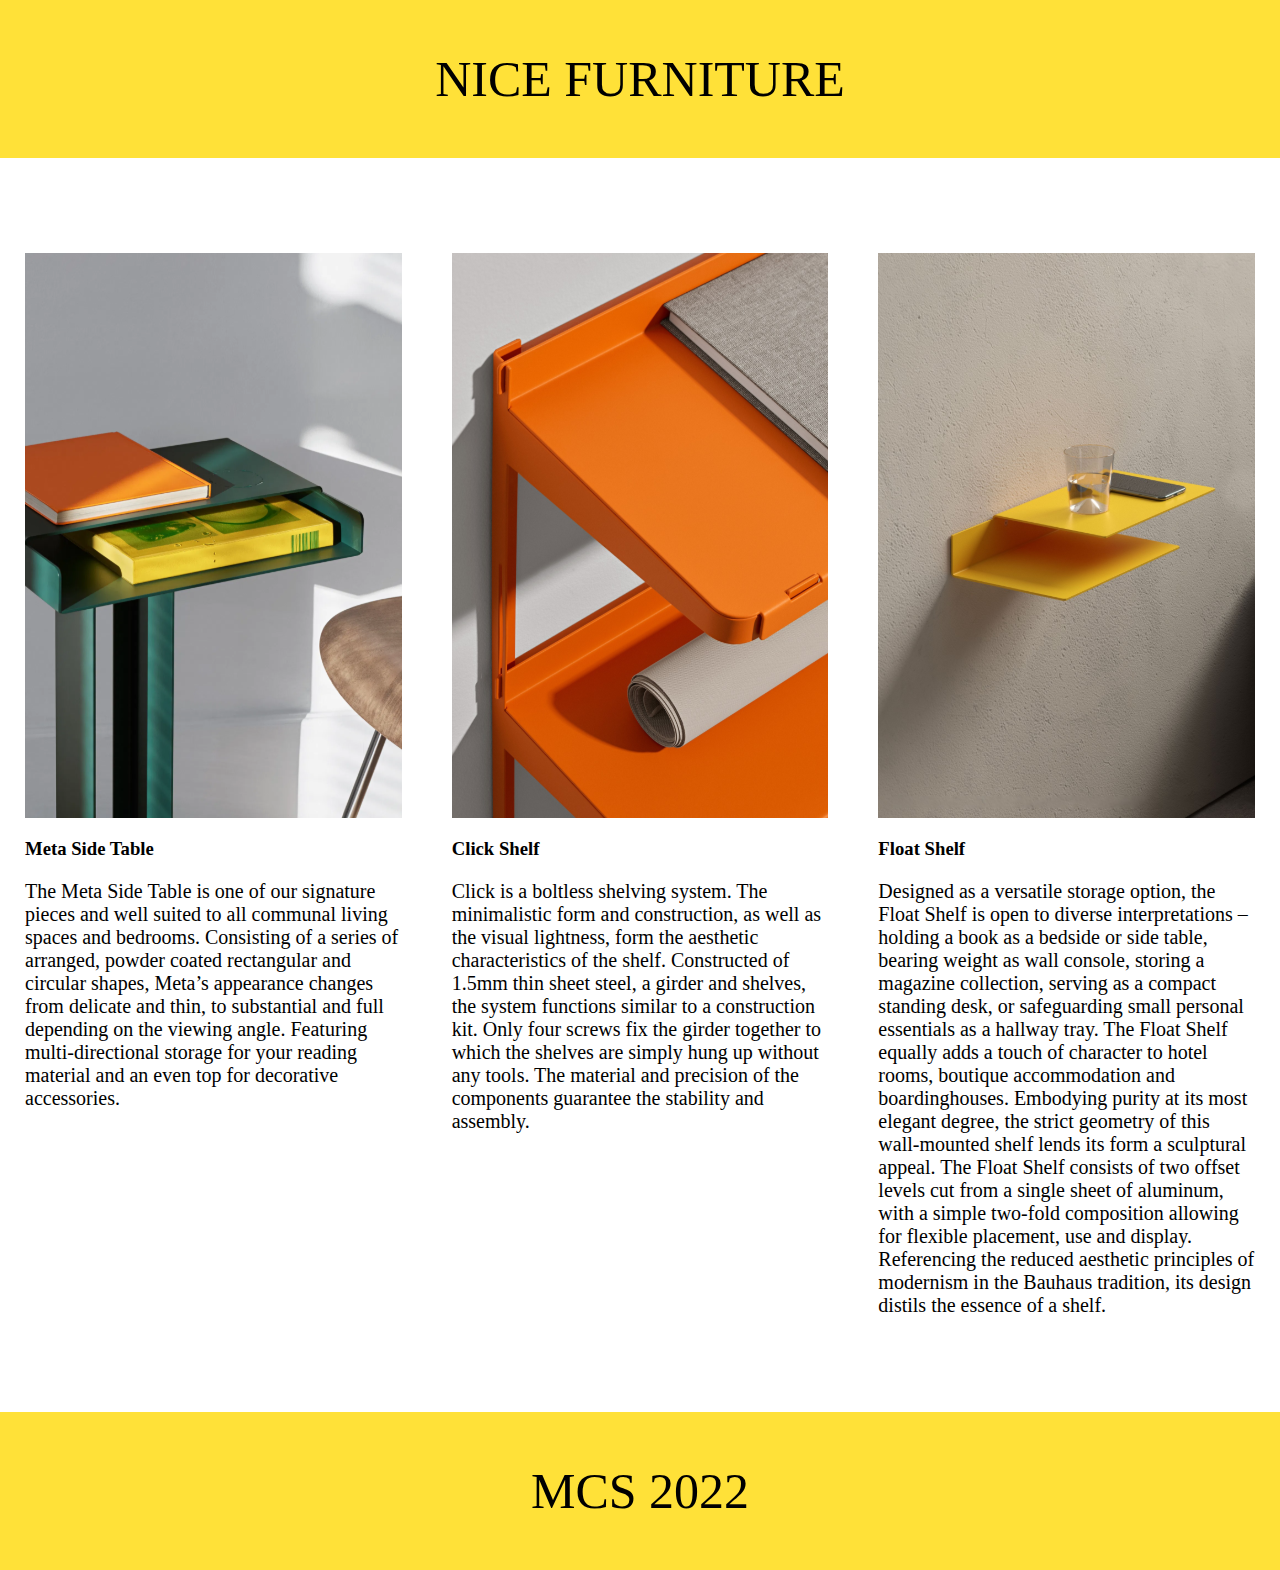
<file: 7_project/index.html>
<!DOCTYPE html>
<html lang="en">

<head>
	<meta charset="UTF-8">
	<meta http-equiv="X-UA-Compatible" content="IE=edge">
	<meta name="viewport" content="width=device-width, initial-scale=1.0, maximum-scale=1.0" />
	<title>NICE FURNITURE</title>
	<link rel="stylesheet" href="styles.css">
</head>

<body>
	<div class="header">
		<div class="header-item">
			<p>NICE FURNITURE</p>
		</div>
	</div>
	<div class="body-container">
		<div class="body-item">
			<img class="body-img" src="images/Meta Side Table.svg" style="max-width: 400px" />
			<h3>Meta Side Table</h3>
			<p>The Meta Side Table is one of our signature pieces and well suited to all communal living spaces and bedrooms.
				Consisting of a series of arranged, powder coated rectangular and circular shapes, Meta’s appearance changes
				from delicate and thin, to substantial and full depending on the viewing angle. Featuring multi-directional
				storage for your reading material and an even top for decorative accessories.</p>
		</div>
		<div class="body-item">
			<img class="body-img" src="images/Click Shelf.svg" style="max-width: 400px" />
			<h3>Click Shelf</h3>
			<p>Click is a boltless shelving system. The minimalistic form and construction, as well as the visual lightness,
				form the aesthetic characteristics of the shelf. Constructed of 1.5mm thin sheet steel, a girder and shelves,
				the system functions similar to a construction kit. Only four screws fix the girder together to which the
				shelves are simply hung up without any tools. The material and precision of the components guarantee the
				stability and assembly.</p>
		</div>
		<div class="body-item">
			<img class="body-img" src="images/Float Shelf.svg" style="max-width: 400px" />
			<h3>Float Shelf</h3>
			<p>Designed as a versatile storage option, the Float Shelf is open to diverse interpretations – holding a book as
				a bedside or side table, bearing weight as wall console, storing a magazine collection, serving as a compact
				standing desk, or safeguarding small personal essentials as a hallway tray. The Float Shelf equally adds a touch
				of character to hotel rooms, boutique accommodation and boardinghouses. Embodying purity at its most elegant
				degree, the strict geometry of this wall-mounted shelf lends its form a sculptural appeal. The Float Shelf
				consists of two offset levels cut from a single sheet of aluminum, with a simple two-fold composition allowing
				for flexible placement, use and display. Referencing the reduced aesthetic principles of modernism in the
				Bauhaus tradition, its design distils the essence of a shelf.</p>
		</div>
	</div>
	<div class="footer">
		<div class="footer-item">
			<p>MCS 2022</p>
		</div>
	</div>
</body>

</html>
</file>
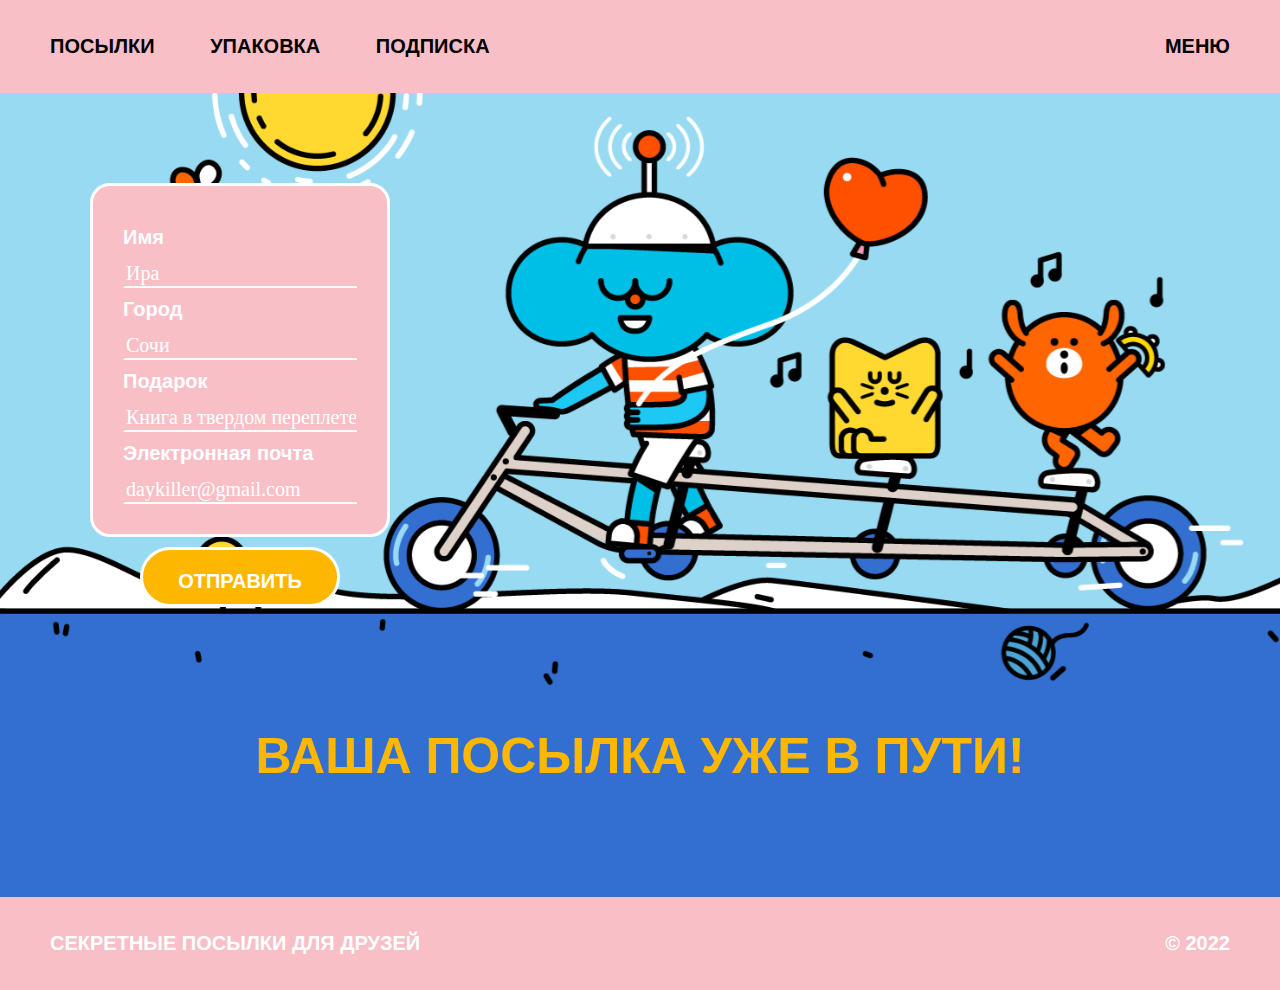
<file: 8_project/index.html>
<!DOCTYPE html>
<html lang="en">

<head>
	<meta charset="UTF-8">
	<meta http-equiv="X-UA-Compatible" content="IE=edge">
	<meta name="viewport" content="width=device-width, initial-scale=1.0">
	<title>Parcel</title>
	<link rel="stylesheet" href="styles.css">
</head>

<body>
	<header>
		<nav>
			<ul class="links">
				<li><a href="#">ПОСЫЛКИ</a></li>
				<li><a href="#">УПАКОВКА</a></li>
				<li><a href="#">ПОДПИСКА</a></li>
			</ul>
			<div class="menu">
				<a href="#">МЕНЮ</a>
			</div>
		</nav>
	</header>
	<section class="background-img">		
		<form action="https://formspree.io/f/xeqdrevv" method="post" class="parcel-form">
			<div class="form-input">
				<label for="full-name">Имя</label>
				<input id="full-name" name="full-name" type="text" placeholder="Ира" />
				<label for="city">Город</label>
				<input id="city" name="city" type="text" placeholder="Сочи" />
				<label for="gift">Подарок</label>
				<input id="gift" name="gift" type="text" placeholder="Книга в твердом переплете" />
				<label for="email">Электронная почта</label>
				<input id="email" name="email" type="email" placeholder="daykiller@gmail.com" />
				<!-- <label>
					Your message:
					<textarea name="message"></textarea>
				</label> -->
			</div>
			<button class="parcel-button" type="submit">ОТПРАВИТЬ</button>
		</form>		
	</section>
	<section>
		<div class="body-item">
			<p>ВАША ПОСЫЛКА УЖЕ В ПУТИ!</p>
		</div>
	</section>
	<footer>
		<div class="footer-item">
			<p>СЕКРЕТНЫЕ ПОСЫЛКИ ДЛЯ ДРУЗЕЙ</P>
		</div>
		<div class="footer-item">
			<p>&#169 2022</p>
		</div>
	</footer>
</body>

</html>
</file>
<file: 2_project/styles.css>
ul {
    margin: 10px;
}

h1, h2, h3, h4, h5, h6 {
    background-color: black;
    color: white;
}
</file>
<file: 3_project/styles.css>
* {
    margin: 0;
    padding: 0;
    box-sizing: border-box;
    font-family: Helvetica;
}

.menu {
    padding: 80px;
    color: #fff;
    background-color: #E5E000;
}

.header-img {    
    height: 950px;
    background-image: url(images/header.png);
    background-size: cover;
}

.links {
    padding: 36px 80px;
    color: #fff;
    background-color: #E5E000;    
}

a:link {
    color: white;
    text-decoration: none;
}

a:hover {
    color: blue;
    text-decoration: underline;
}

a:active {
    color: red;
}

.body-container {
    display: flex;
    justify-content: center;
    padding: 110px 80px;
}

.body-item>h1 {
    font-weight: 700;
}

.body-item>p {
    font-weight: 300;
    font-size: xx-large;
    margin-top: 80px;
}

.footer {
    padding: 80px;
    color: #fff;
    background-color: #E5E000;    
    height: 200px;
    display: flex;
    justify-content: space-between;
}

.logo {
    width: 205px;
    height: 46px;
}
</file>
<file: 4_project/styles.css>
* {
    margin: 0;
    padding: 0;
    box-sizing: border-box;
    font-family: Helvetica;
}

.header {
    padding: 20px;
    color: #fff;
    background-color: #fe1a19;
}

.body-container {
    display: flex;
    justify-content: space-between;
    padding: 50px 45px;
    flex-wrap: wrap;
}

.body-item {
    width: 340px;
    margin: 25px;
    border: 5px solid #E5E000;
    border-radius: 30px;
    display: flex;
    flex-direction: column;
    align-items: flex-start;
    padding: 33px;
    }

.body-item>h3,
p {
    margin-bottom: 33px;
}

.footer {
    padding: 20px;
    color: #fff;
    background-color: #fe1a19;
}
</file>
<file: 5_project/styles.css>
* {
	margin: 0;
	padding: 0;
	box-sizing: border-box;
	font-family: Arial;
}

a:link,
a:visited {
	color: #E50043;
}

.hero {
	width: 100%;
	padding: 0px 50px;
	position: fixed;
	font-weight: 400;
	font-size: 50px;
	display: flex;
	justify-content: space-between;
}

.menu>li {
	margin-right: 25px;
	display: inline;
}

.menu>li:last-of-type {
	margin-right: 0;
}

.header-img {
	height: 950px;
	background-image: url(images/header.png);
	background-size: cover;
}

.body-container {
	padding: 150px 200px;
	font-size: 25px;
}

.body-border-block {
	display: flex;
	justify-content: space-between;
	padding: 24px;
	border: 3px solid #F8BFC7;
	border-radius: 20px;
}

.border-block-item>p {
	margin-top: 25px;
}

.goods {
	display: flex;
	justify-content: space-between;
	flex-wrap: wrap;
	margin-top: 150px;
	margin-bottom: 150px;
	text-align: center;
}

.goods-item {
	width: 280px;
}

.goods-item>img {
	margin-bottom: 50px;
	height: 860;
}

.border-block-img {
	margin: 30px 80px;
}

.footer {
	padding: 50px;
	color: #ffffff;
	background-color: #F8BFC7;
	font-weight: 400;
	font-size: 50px;
}
</file>
<file: 6_project/styles.css>
* {
	margin: 0;
	padding: 0;
	box-sizing: border-box;
	font-family: Helvetica;
}

.header {
	display: flex;
	justify-content: space-between;
	padding: 35px 30px;
	color: #ffffff;
	background-color: #0000FF;
}

.body-container {
	display: flex;
	justify-content: center;
	flex-wrap: wrap;
	padding: 200px 0px;
	margin: 0 auto;
	max-width: 1440px;
}

.body-item {
	display: flex;
	flex-direction: column;
	justify-content: center;
	border: 5px solid #000000;
	margin: 10px;
	font-size: 50px;
	font-weight: bold;
	width: 600px;
	height: 300px;
	text-align: center;
}

.footer {
	display: flex;
	justify-content: space-between;
	padding: 30px;
	color: #ffffff;
	background-color: #0000FF;
}

/* Макет для мобильных */
@media only screen and (max-width: 390px) {
	.body-container {
		padding: 20px 0px;
	}

	.body-item {
		font-size: 25px;
		width: 330px;
		height: 165px;
	}
}
</file>
<file: 7_project/styles.css>
* {
	margin: 0;
	padding: 0;
	box-sizing: border-box;
	font-family: 'Times New Roman';
}

.header {
	display: flex;
	justify-content: space-around;
	padding: 50px 0px;
	font-size: 50px;
	font-weight: 400px;
	background-color: #FFE138;
}

.body-container {
	width: 100%;
	padding: 70px 0px;
	margin: 0 auto;
	display: flex;
	justify-content: center;
}

.body-item {
	width: 30%;
	max-width: 400px;
	margin: 25px;
}

.body-item h3 {
	margin-top: 20px;
}

.body-item p {
	margin-top: 20px;
	font-size: 20px;
}

.body-item img {
	width: 100%;
	display: block;
}

.footer {
	display: flex;
	justify-content: space-around;
	padding: 50px 0px;
	font-size: 50px;
	font-weight: 400px;
	background-color: #FFE138;
}

@media only screen and (max-width: 390px) {
	.body-container {
		flex-wrap: wrap;
		padding: 20px 0px;
	}

	.body-item {
		width: 100%;		
	}

	.header {
		font-size: 20px;
		font-weight: 200px;
	}

	.footer {
		font-size: 20px;
		font-weight: 200px;
	}
}
</file>
<file: 8_project/styles.css>
* {
	margin: 0;
	padding: 0;
	box-sizing: border-box;
	font-family: "Arial", "Helvetica", sans-serif;
}

header nav {
	display: flex;
	justify-content: space-between;
	padding: 35px 50px;
	font-size: 20px;
	font-weight: bold;
	background-color: #F8BFC7;
}

.links>li {
	margin-right: 50px;
	display: inline;
}

.links>li:last-of-type {
	margin-right: 0;
}

a:link,
a:visited {
	color: black;
	text-decoration: none;
}

a:hover {
	color: #A13E4C;
}

.background-img {
	background: url(images/background.svg) 0 0 no-repeat;
	background-size: cover;
}

.body-item {
	height: 200px;
	display: flex;
	justify-content: center;
	background-color: #336FD1;
	font-size: 50px;
	font-weight: bold;
	color: #FEB700;
}

.body-item p {
	padding-top: 30px;
}

.parcel-form {
	display: flex;
	flex-direction: column;
	align-items: center;
	width: 390px;
}

.form-input {
	display: flex;
	flex-direction: column;
	font-size: 20px;
	margin-left: 90px;
	margin-top: 90px;
	padding: 30px;
	border: 3px solid white;
	border-radius: 20px;
	background-color: #F8BFC7;
	color: white;
}

.form-input ::placeholder {
	color: white;
}

.form-input label {
	margin-top: 10px;
	margin-bottom: 10px;
	font-weight: bold;
}

.form-input input[type='text'],
.form-input input[type="email"] {
	padding: 1px;
	background-color: #F8BFC7;
	color: white;
	border: none;
	border-top: 2px solid #F8BFC7;
	border-left: 2px solid #F8BFC7;
	border-bottom: 2px solid white;
	outline: none;
	width: 100%;
	font-family: 'Times New Roman';
	font-size: 20px;

}

.form-input input[type="text"]:focus,
.form-input input[type="email"]:focus {
	border: 2px solid white;
	border-radius: 5px;
	box-shadow: none;
}

.parcel-button {
	width: 200px;
	height: 60px;
	background: #FEB700;
	border: 3px solid #FFFFFF;
	border-radius: 30px;
	color: white;
	margin-top: 10px;
	margin-left: 90px;
	margin-bottom: 90px;
	padding: 20px 30px;
	font-size: 20px;
	font-weight: bold;
}

footer {
	display: flex;
	justify-content: space-between;
	padding: 35px 50px;
	color: white;
	font-size: 20px;
	font-weight: bold;
	background-color: #F8BFC7;
}

@media only screen and (max-width: 390px) {
	header nav {
		padding: 10px 15px;
		font-size: 10px;
	}

	.body-item {
		height: 100px;
		font-size: 20px;
	}

	.background-img {
		display: flex;
		justify-content: center;
	}

	.form-input {
		margin: 10px;
	}

	.parcel-button {
		margin-left: 20px;
	}

	footer {
		padding: 10px 15px;
		font-size: 10px;
	}
}
</file>
